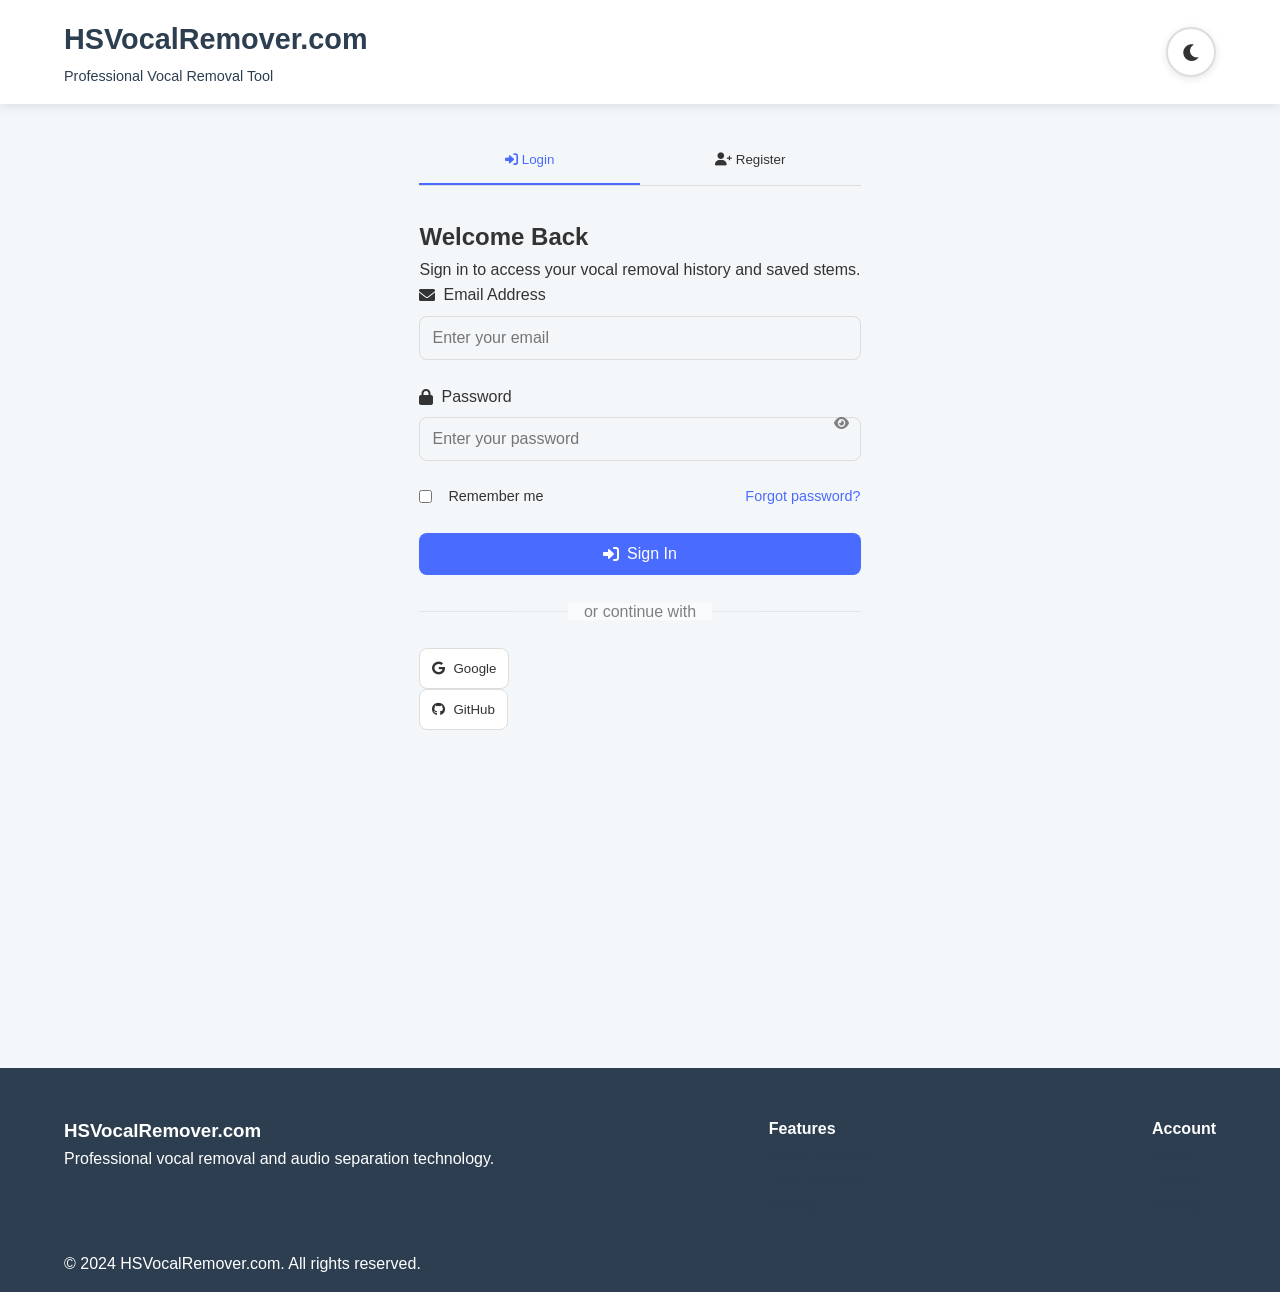
<file: history.html>
<!DOCTYPE html>
<html lang="en">
<head>
    <meta charset="UTF-8">
    <meta name="viewport" content="width=device-width, initial-scale=1.0">
    <title>History - HS Vocal Remover</title>
    <link rel="stylesheet" href="styles.css">
    <link rel="stylesheet" href="https://cdnjs.cloudflare.com/ajax/libs/font-awesome/6.0.0-beta3/css/all.min.css">
</head>
<body>
    <header>
        <div class="logo">
            <h1><a href="index.html">HSVocalRemover.com</a></h1>
            <p>Professional Vocal Removal Tool</p>
        </div>
        <nav>
            <ul>
                <li><a href="index.html">Home</a></li>
                <li><a href="index.html#how-it-works">How It Works</a></li>
                <li><a href="index.html#model-training">Train Model</a></li>
                <li><a href="history.html" class="active">History</a></li>
            </ul>
        </nav>
        <div class="user-menu">
            <div class="user-info" id="user-info">
                <i class="fas fa-user-circle"></i>
                <span id="user-name">Guest</span>
                <button id="user-menu-toggle" class="user-menu-button">
                    <i class="fas fa-chevron-down"></i>
                </button>
            </div>
            <div class="user-dropdown" id="user-dropdown">
                <a href="login.html" id="login-link">
                    <i class="fas fa-sign-in-alt"></i>
                    Login
                </a>
                <a href="#" id="logout-link" class="hidden">
                    <i class="fas fa-sign-out-alt"></i>
                    Logout
                </a>
            </div>
        </div>
        <button id="theme-toggle" class="theme-toggle-button">
            <i class="fas fa-moon"></i>
        </button>
    </header>

    <main class="history-main">
        <section class="history-header">
            <h1>Your Vocal Removal History</h1>
            <p class="history-description">Access all your processed audio files and separated stems in one place.</p>
            
            <div class="history-controls">
                <div class="search-container">
                    <input type="text" id="history-search" placeholder="Search your files...">
                    <i class="fas fa-search"></i>
                </div>
                <div class="filter-container">
                    <select id="history-filter">
                        <option value="all">All Files</option>
                        <option value="recent">Recent (7 days)</option>
                        <option value="month">This Month</option>
                        <option value="vocals">Vocal Tracks</option>
                        <option value="instrumentals">Instrumentals</option>
                    </select>
                </div>
                <button id="clear-history" class="clear-button">
                    <i class="fas fa-trash"></i>
                    Clear All
                </button>
            </div>
        </section>

        <section class="history-content">
            <div class="history-stats">
                <div class="stat-card">
                    <i class="fas fa-music"></i>
                    <div class="stat-info">
                        <span class="stat-number" id="total-files">0</span>
                        <span class="stat-label">Total Files</span>
                    </div>
                </div>
                <div class="stat-card">
                    <i class="fas fa-microphone"></i>
                    <div class="stat-info">
                        <span class="stat-number" id="vocal-tracks">0</span>
                        <span class="stat-label">Vocal Tracks</span>
                    </div>
                </div>
                <div class="stat-card">
                    <i class="fas fa-guitar"></i>
                    <div class="stat-info">
                        <span class="stat-number" id="instrumental-tracks">0</span>
                        <span class="stat-label">Instrumentals</span>
                    </div>
                </div>
                <div class="stat-card">
                    <i class="fas fa-hdd"></i>
                    <div class="stat-info">
                        <span class="stat-number" id="storage-used">0 MB</span>
                        <span class="stat-label">Storage Used</span>
                    </div>
                </div>
            </div>

            <div class="history-list" id="history-list">
                <div class="empty-history" id="empty-history">
                    <i class="fas fa-music"></i>
                    <h3>No History Yet</h3>
                    <p>Start by <a href="index.html">processing some audio files</a> to see them here.</p>
                </div>
            </div>

            <div class="history-pagination" id="history-pagination">
                <button class="pagination-btn" id="prev-page" disabled>
                    <i class="fas fa-chevron-left"></i>
                    Previous
                </button>
                <span class="pagination-info" id="pagination-info">Page 1 of 1</span>
                <button class="pagination-btn" id="next-page" disabled>
                    Next
                    <i class="fas fa-chevron-right"></i>
                </button>
            </div>
        </section>
    </main>

    <footer>
        <div class="footer-content">
            <div class="footer-section">
                <h3>HSVocalRemover.com</h3>
                <p>Professional vocal removal and audio separation technology.</p>
            </div>
            <div class="footer-section">
                <h4>Features</h4>
                <ul>
                    <li><a href="index.html">Vocal Remover</a></li>
                    <li><a href="index.html#model-training">Train Models</a></li>
                    <li><a href="history.html">History</a></li>
                </ul>
            </div>
            <div class="footer-section">
                <h4>Account</h4>
                <ul>
                    <li><a href="login.html">Login</a></li>
                    <li><a href="#" class="terms-link">Terms</a></li>
                    <li><a href="#" class="privacy-link">Privacy</a></li>
                </ul>
            </div>
        </div>
        <div class="footer-bottom">
            <p>&copy; 2024 HSVocalRemover.com. All rights reserved.</p>
        </div>
    </footer>

    <script src="auth.js"></script>
    <script src="history.js"></script>
</body>
</html>
</file>
<file: styles.css>
/* Global Styles */
:root {
    --primary-color: #4a6bff;
    --secondary-color: #6c63ff;
    --dark-color: #2c3e50;
    --light-color: #f4f7f9;
    --success-color: #28a745;
    --warning-color: #ffc107;
    --danger-color: #dc3545;

    /* Theme Colors */
    --background-color: var(--light-color);
    --text-color: #333;
    --header-bg: white;
    --card-bg: white;
    --border-color: #ddd;
    --footer-bg: var(--dark-color);
    --footer-text: white;
}

body.dark-theme {
    --background-color: #1a1a2e;
    --text-color: #e0e0e0;
    --header-bg: #16213e;
    --card-bg: #0f3460;
    --border-color: #0a1128;
    --footer-bg: #0a0a1a;
    --footer-text: #e0e0e0;
    --primary-color: #bb86fc; /* A purple shade for dark theme */
    --secondary-color: #03dac6; /* A teal shade for dark theme */
}

* {
    margin: 0;
    padding: 0;
    box-sizing: border-box;
}

body {
    font-family: 'Segoe UI', Tahoma, Geneva, Verdana, sans-serif;
    line-height: 1.6;
    color: var(--text-color);
    background-color: var(--background-color);
    transition: background-color 0.3s ease, color 0.3s ease;
}

a {
    text-decoration: none;
    color: var(--dark-color);
}

ul {
    list-style: none;
}

.hidden {
    display: none !important;
}

/* Header Styles */
header {
    background-color: var(--header-bg);
    box-shadow: 0 2px 10px rgba(0, 0, 0, 0.1);
    padding: 1rem 5%;
    display: flex;
    justify-content: space-between;
    align-items: center;
    position: sticky;
    top: 0;
    z-index: 100;
}

.logo h1 {
    color: var(--primary-color);
    font-size: 1.8rem;
    margin-bottom: 0.2rem;
}

.logo p {
    font-size: 0.9rem;
    color: var(--dark-color);
}

nav ul {
    display: flex;
}

nav ul li {
    margin-left: 2rem;
}

nav ul li a {
    font-weight: 500;
    padding: 0.5rem 0;
    position: relative;
}

nav ul li a:hover {
    color: var(--primary-color);
}

nav ul li a.active {
    color: var(--primary-color);
}

/* Theme Toggle Button */
.theme-toggle-button {
    background: var(--card-bg);
    border: 2px solid var(--border-color);
    border-radius: 50px;
    width: 50px;
    height: 50px;
    display: flex;
    align-items: center;
    justify-content: center;
    cursor: pointer;
    transition: all 0.3s ease;
    box-shadow: 0 2px 8px rgba(0, 0, 0, 0.1);
    position: relative;
    overflow: hidden;
}

.theme-toggle-button:hover {
    transform: translateY(-2px);
    box-shadow: 0 4px 12px rgba(0, 0, 0, 0.15);
    border-color: var(--primary-color);
}

.theme-toggle-button:active {
    transform: translateY(0);
    box-shadow: 0 2px 6px rgba(0, 0, 0, 0.1);
}

.theme-toggle-button i {
    font-size: 1.2rem;
    color: var(--text-color);
    transition: all 0.3s ease;
}

.theme-toggle-button:hover i {
    color: var(--primary-color);
    transform: scale(1.1);
}

/* Dark theme specific adjustments */
body.dark-theme .theme-toggle-button {
    background: var(--card-bg);
    border-color: var(--primary-color);
    box-shadow: 0 2px 8px rgba(187, 134, 252, 0.2);
}

body.dark-theme .theme-toggle-button:hover {
    box-shadow: 0 4px 12px rgba(187, 134, 252, 0.3);
    background: rgba(187, 134, 252, 0.1);
}

nav ul li a.active::after {
    content: '';
    position: absolute;
    bottom: -5px;
    left: 0;
    width: 100%;
    height: 3px;
    background-color: var(--primary-color);
    border-radius: 5px;
}

/* Hero Section */
.hero {
    background: linear-gradient(135deg, var(--primary-color), var(--secondary-color));
    color: white;
    padding: 5rem 5%;
    text-align: center;
}

.hero-content h2 {
    font-size: 2.5rem;
    margin-bottom: 1rem;
}

.hero-content p {
    font-size: 1.2rem;
    margin-bottom: 2rem;
    max-width: 700px;
    margin-left: auto;
    margin-right: auto;
}

.cta-button {
    background-color: white;
    color: var(--primary-color);
    border: none;
    padding: 0.8rem 2rem;
    font-size: 1.1rem;
    font-weight: 600;
    border-radius: 50px;
    cursor: pointer;
    transition: all 0.3s ease;
    box-shadow: 0 4px 15px rgba(0, 0, 0, 0.2);
}

.cta-button:hover {
    transform: translateY(-3px);
    box-shadow: 0 6px 20px rgba(0, 0, 0, 0.25);
}

/* Tool Section */
.tool-section {
    padding: 4rem 5%;
    text-align: center;
    background-color: var(--card-bg);
}

.tool-section h2 {
    color: var(--text-color);
    margin-bottom: 2rem;
}

.upload-container {
    max-width: 800px;
    margin: 0 auto;
}

.upload-area {
    border: 2px dashed var(--border-color);
    border-radius: 10px;
    padding: 3rem 2rem;
    text-align: center;
    transition: all 0.3s ease;
    background-color: var(--background-color);
}

.upload-area:hover, .upload-area.dragover {
    border-color: var(--primary-color);
    background-color: rgba(74, 107, 255, 0.05);
}

body.dark-theme .upload-area:hover, 
body.dark-theme .upload-area.dragover {
    background-color: rgba(187, 134, 252, 0.1);
}

.upload-area .icon {
    font-size: 3rem;
    color: var(--primary-color);
    margin-bottom: 1rem;
}

.upload-area p {
    margin-bottom: 0.5rem;
    color: var(--text-color);
    opacity: 0.8;
}

.upload-button {
    display: inline-block;
    background-color: var(--primary-color);
    color: white;
    padding: 0.6rem 1.5rem;
    border-radius: 50px;
    margin: 1rem 0;
    cursor: pointer;
    transition: all 0.3s ease;
}

.upload-button:hover {
    background-color: var(--secondary-color);
}

.file-info {
    font-size: 0.9rem;
    color: var(--text-color);
    opacity: 0.8;
    margin-top: 1rem;
}

/* Audio Controls */
.controls {
    margin-top: 2rem;
    max-width: 800px;
    margin-left: auto;
    margin-right: auto;
}

.audio-player {
    margin-bottom: 1.5rem;
}

.audio-player audio {
    width: 100%;
    border-radius: 10px;
}

.processing-options {
    display: flex;
    justify-content: center;
    gap: 1rem;
    margin-bottom: 1.5rem;
}

.process-button, .download-button {
    padding: 0.7rem 1.5rem;
    border: none;
    border-radius: 50px;
    font-weight: 600;
    cursor: pointer;
    transition: all 0.3s ease;
}

.process-button {
    background-color: var(--primary-color);
    color: white;
}

.process-button:hover {
    background-color: var(--secondary-color);
}

.download-button {
    background-color: var(--success-color);
    color: white;
}

.download-button:hover {
    background-color: var(--success-hover, #218838);
}

.download-button:disabled {
    background-color: var(--border-color);
    cursor: not-allowed;
}

.processing-status {
    margin-top: 1rem;
}

#progress-container {
    width: 100%;
    background-color: var(--border-color);
    border-radius: 10px;
    margin-bottom: 1rem;
    overflow: hidden;
}

#progress-bar {
    height: 10px;
    background-color: var(--primary-color);
    width: 0;
    transition: width 0.3s ease;
}

#status-message {
    color: var(--text-color);
    opacity: 0.8;
    font-size: 0.9rem;
}

/* Info Sections */
.info-section {
    padding: 4rem 5%;
    text-align: center;
}

.info-section:nth-child(odd) {
    background-color: var(--background-color);
}

.info-section h2 {
    color: var(--text-color);
    margin-bottom: 2rem;
}

.info-section p {
    max-width: 800px;
    margin: 0 auto 1.5rem;
    color: var(--text-color);
    opacity: 0.8;
}

.steps {
    display: flex;
    justify-content: center;
    gap: 2rem;
    flex-wrap: wrap;
    margin-top: 2rem;
}

.step {
    flex: 1;
    min-width: 250px;
    max-width: 300px;
    padding: 2rem;
    background-color: var(--card-bg);
    border-radius: 10px;
    box-shadow: 0 5px 15px rgba(0, 0, 0, 0.1);
    transition: transform 0.3s ease;
}

body.dark-theme .step {
    box-shadow: 0 5px 15px rgba(0, 0, 0, 0.3);
}

.step:hover {
    transform: translateY(-10px);
}

.step-icon {
    font-size: 2.5rem;
    color: var(--primary-color);
    margin-bottom: 1rem;
}

.step h3 {
    margin-bottom: 1rem;
    color: var(--text-color);
}

/* Footer */
footer {
    background-color: var(--footer-bg);
    color: var(--footer-text);
    padding: 3rem 5% 1rem;
}

.footer-content {
    display: flex;
    justify-content: space-between;
    flex-wrap: wrap;
    gap: 2rem;
    margin-bottom: 2rem;
}

.footer-logo h3 {
    color: var(--footer-text);
    margin-bottom: 0.5rem;
}

.footer-logo p {
    color: var(--footer-text);
    opacity: 0.7;
    font-size: 0.9rem;
}

.footer-links h4, .footer-contact h4 {
    margin-bottom: 1rem;
    color: var(--footer-text);
}

.footer-links ul li {
    margin-bottom: 0.5rem;
}

.footer-links ul li a {
    color: var(--footer-text);
    opacity: 0.7;
    transition: all 0.3s ease;
}

.footer-links ul li a:hover {
    color: var(--footer-text);
    opacity: 1;
}

.footer-contact p {
    color: var(--footer-text);
    opacity: 0.7;
    margin-bottom: 0.5rem;
}

.copyright {
    text-align: center;
    padding-top: 1.5rem;
    border-top: 1px solid rgba(255, 255, 255, 0.1);
    color: var(--footer-text);
    opacity: 0.6;
    font-size: 0.9rem;
}

body.dark-theme .copyright {
    border-top: 1px solid rgba(255, 255, 255, 0.2);
}

/* Responsive Design */
@media (max-width: 768px) {
    header {
        flex-direction: column;
        padding: 1rem;
    }
    
    .logo {
        margin-bottom: 1rem;
    }
    
    nav ul li {
        margin-left: 1rem;
        margin-right: 1rem;
    }
    
    .hero {
        padding: 3rem 1rem;
    }
    
    .hero-content h2 {
        font-size: 2rem;
    }
    
    .footer-content {
        flex-direction: column;
        text-align: center;
    }
    
    .steps {
        flex-direction: column;
        align-items: center;
    }
    
    .step {
        width: 100%;
    }
    
    .training-pair-item {
        margin-bottom: 1rem;
    }
    
    .training-controls {
        flex-direction: column;
        gap: 1rem;
    }
    
    .training-settings {
        width: 100%;
    }
}

/* ===== AI MODEL TRAINING STYLES ===== */

/* Model Selection */
.model-selection {
    max-width: 800px;
    margin: 0 auto 2rem;
    padding: 1.5rem;
    background-color: var(--card-bg);
    border-radius: 10px;
    display: flex;
    align-items: center;
    justify-content: center;
    gap: 1rem;
    flex-wrap: wrap;
    box-shadow: 0 2px 10px rgba(0, 0, 0, 0.1);
    transition: all 0.3s ease;
}

body.dark-theme .model-selection {
    box-shadow: 0 2px 10px rgba(0, 0, 0, 0.3);
}

.model-selection label {
    font-weight: 600;
    color: var(--text-color);
}

.model-selection select {
    padding: 0.5rem 1rem;
    border: 2px solid var(--border-color);
    border-radius: 5px;
    background-color: var(--background-color);
    color: var(--text-color);
    font-size: 1rem;
    min-width: 200px;
    transition: all 0.3s ease;
}

.model-selection select:focus {
    outline: none;
    border-color: var(--primary-color);
    box-shadow: 0 0 0 3px rgba(74, 107, 255, 0.1);
}

body.dark-theme .model-selection select:focus {
    box-shadow: 0 0 0 3px rgba(187, 134, 252, 0.2);
}

.model-selection select option {
    background-color: var(--card-bg);
    color: var(--text-color);
}

.train-button {
    background-color: var(--secondary-color);
    color: white;
    border: none;
    padding: 0.6rem 1.2rem;
    border-radius: 5px;
    font-weight: 600;
    cursor: pointer;
    transition: all 0.3s ease;
}

.train-button:hover {
    background-color: var(--secondary-color);
    transform: translateY(-2px);
}

.train-button:disabled {
    background-color: var(--border-color);
    cursor: not-allowed;
    transform: none;
}

/* Training Section */
.training-description {
    max-width: 800px;
    margin: 0 auto 2rem;
    color: #666;
    font-size: 1.1rem;
    line-height: 1.6;
}

.training-data-upload {
    max-width: 900px;
    margin: 0 auto 3rem;
    background-color: var(--card-bg);
    padding: 2rem;
    border-radius: 10px;
}

.training-data-upload h3 {
    color: var(--dark-color);
    margin-bottom: 1.5rem;
    text-align: left;
}

.training-pair-item {
    background-color: var(--background-color);
    border: 2px solid var(--border-color);
    border-radius: 10px;
    padding: 1.5rem;
    margin-bottom: 1.5rem;
    transition: all 0.3s ease;
}

.training-pair-item:hover {
    border-color: var(--primary-color);
    box-shadow: 0 4px 15px rgba(74, 107, 255, 0.1);
}

.pair-header {
    display: flex;
    justify-content: space-between;
    align-items: center;
    margin-bottom: 1rem;
    padding-bottom: 0.5rem;
    border-bottom: 1px solid #eee;
}

.pair-header h4 {
    color: var(--dark-color);
    margin: 0;
}

.remove-pair-btn {
    background-color: var(--danger-color);
    color: white;
    border: none;
    width: 30px;
    height: 30px;
    border-radius: 50%;
    cursor: pointer;
    font-size: 1.2rem;
    font-weight: bold;
    display: flex;
    align-items: center;
    justify-content: center;
    transition: all 0.3s ease;
}

.remove-pair-btn:hover {
    background-color: var(--danger-hover, #c82333);
    transform: scale(1.1);
}

.file-pair {
    display: grid;
    grid-template-columns: 1fr 1fr;
    gap: 1.5rem;
}

.file-upload-section {
    display: flex;
    flex-direction: column;
    gap: 0.5rem;
}

.file-upload-section label {
    font-weight: 600;
    color: var(--dark-color);
    font-size: 0.9rem;
}

.file-upload-section input[type="file"] {
    padding: 0.5rem;
    border: 2px solid var(--border-color);
    border-radius: 5px;
    background-color: var(--background-color);
    cursor: pointer;
    transition: border-color 0.3s ease;
}

.file-upload-section input[type="file"]:hover {
    border-color: var(--primary-color);
}

.file-name {
    font-size: 0.8rem;
    color: #666;
    font-style: italic;
}

.add-pair-button {
    background-color: var(--success-color);
    color: white;
    border: none;
    padding: 0.8rem 1.5rem;
    border-radius: 5px;
    font-weight: 600;
    cursor: pointer;
    transition: all 0.3s ease;
    display: block;
    margin: 0 auto;
}

.add-pair-button:hover {
    background-color: var(--success-hover, #218838);
    transform: translateY(-2px);
}

/* Training Controls */
.training-controls {
    max-width: 800px;
    margin: 0 auto 3rem;
    display: flex;
    justify-content: space-between;
    align-items: flex-end;
    gap: 2rem;
    padding: 2rem;
    background-color: var(--card-bg);
    border-radius: 10px;
    box-shadow: 0 4px 15px rgba(0, 0, 0, 0.1);
}

.training-settings {
    flex: 1;
    display: grid;
    grid-template-columns: 1fr 1fr;
    gap: 1rem;
}

.training-settings label {
    font-weight: 600;
    color: var(--dark-color);
    margin-bottom: 0.3rem;
    display: block;
}

.training-settings input {
    padding: 0.6rem;
    border: 2px solid var(--border-color);
    border-radius: 5px;
    font-size: 1rem;
    transition: border-color 0.3s ease;
}

.training-settings input:focus {
    outline: none;
    border-color: var(--primary-color);
}

.cancel-button {
    background-color: var(--danger-color);
    color: white;
    border: none;
    padding: 0.6rem 1.2rem;
    border-radius: 5px;
    font-weight: 600;
    cursor: pointer;
    transition: all 0.3s ease;
    margin-left: 1rem;
}

.cancel-button:hover {
    background-color: var(--danger-hover, #c82333);
}

/* Training Progress */
.training-progress {
    max-width: 900px;
    margin: 0 auto;
    background-color: var(--card-bg);
    border-radius: 10px;
    padding: 2rem;
    box-shadow: 0 4px 15px rgba(0, 0, 0, 0.1);
}

.training-progress h3 {
    color: var(--dark-color);
    margin-bottom: 1.5rem;
    text-align: left;
}

.progress-info {
    margin-bottom: 2rem;
}

.progress-bar-container.training-progress-bar {
    width: 100%;
    height: 20px;
    background-color: var(--border-color);
    border-radius: 10px;
    overflow: hidden;
    margin-bottom: 1rem;
}

.training-progress .progress-bar {
    height: 100%;
    background: linear-gradient(90deg, var(--primary-color), var(--secondary-color));
    width: 0%;
    transition: width 0.5s ease;
    border-radius: 10px;
}

.training-stats {
    display: grid;
    grid-template-columns: repeat(auto-fit, minmax(200px, 1fr));
    gap: 1rem;
    margin-bottom: 1rem;
}

.training-stats p {
    background-color: var(--background-color);
    padding: 0.8rem;
    border-radius: 5px;
    margin: 0;
    font-weight: 500;
}

.training-stats span {
    font-weight: 700;
    color: var(--primary-color);
}

/* Training Log */
.training-log {
    margin-top: 2rem;
}

.training-log h4 {
    color: var(--dark-color);
    margin-bottom: 1rem;
}

#training-log-content {
    background-color: var(--log-bg, #1e1e1e);
    color: var(--log-text, #f0f0f0);
    padding: 1rem;
    border-radius: 5px;
    max-height: 300px;
    overflow-y: auto;
    font-family: 'Courier New', monospace;
    font-size: 0.9rem;
    line-height: 1.4;
}

.log-entry {
    margin-bottom: 0.3rem;
    padding: 0.2rem 0;
}

.log-entry .timestamp {
    color: var(--log-timestamp, #888);
    font-size: 0.8rem;
}

.log-info {
    color: var(--log-info, #4a9eff);
}

.log-success {
    color: var(--log-success, #28a745);
}

.log-warning {
    color: var(--log-warning, #ffc107);
}

.log-error {
    color: var(--log-error, #dc3545);
}

/* Responsive adjustments for training interface */
@media (max-width: 768px) {
    .file-pair {
        grid-template-columns: 1fr;
        gap: 1rem;
    }
    
    .training-settings {
        grid-template-columns: 1fr;
    }
    
    .training-stats {
        grid-template-columns: 1fr;
    }
    
    .model-selection {
        flex-direction: column;
        text-align: center;
    }
}

/* Model Upload Section */
.model-upload-section {
    max-width: 800px;
    margin: 0 auto 2rem;
    padding: 2rem;
    background-color: var(--card-bg);
    border-radius: 10px;
    box-shadow: 0 2px 10px rgba(0, 0, 0, 0.1);
    transition: all 0.3s ease;
}

body.dark-theme .model-upload-section {
    box-shadow: 0 2px 10px rgba(0, 0, 0, 0.3);
}

.model-upload-section h3 {
    color: var(--text-color);
    margin-bottom: 1rem;
    font-size: 1.3rem;
}

.model-upload-controls {
    display: grid;
    grid-template-columns: 1fr 1fr;
    gap: 1.5rem;
    margin-top: 1.5rem;
}

.model-upload-controls .file-upload-section {
    display: flex;
    flex-direction: column;
    gap: 0.5rem;
}

.model-upload-controls .file-upload-section label {
    font-weight: 600;
    color: var(--text-color);
    font-size: 0.9rem;
}

.model-upload-controls input[type="text"],
.model-upload-controls input[type="file"] {
    padding: 0.7rem;
    border: 2px solid var(--border-color);
    border-radius: 5px;
    background-color: var(--background-color);
    color: var(--text-color);
    font-size: 0.9rem;
    transition: all 0.3s ease;
}

.model-upload-controls input[type="text"]:focus,
.model-upload-controls input[type="file"]:focus {
    outline: none;
    border-color: var(--primary-color);
    box-shadow: 0 0 0 3px rgba(74, 107, 255, 0.1);
}

body.dark-theme .model-upload-controls input[type="text"]:focus,
body.dark-theme .model-upload-controls input[type="file"]:focus {
    box-shadow: 0 0 0 3px rgba(187, 134, 252, 0.2);
}

.model-upload-controls input[type="text"]::placeholder {
    color: var(--text-color);
    opacity: 0.5;
}

.model-upload-controls .file-name {
    font-size: 0.8rem;
    color: var(--text-color);
    opacity: 0.7;
    font-style: italic;
}

.model-upload-controls .train-button {
    grid-column: span 2;
    justify-self: center;
    margin-top: 1rem;
}

/* Training Data Upload Section */
.training-data-upload {
    max-width: 800px;
    margin: 0 auto 2rem;
    padding: 2rem;
    background-color: var(--card-bg);
    border-radius: 10px;
    box-shadow: 0 2px 10px rgba(0, 0, 0, 0.1);
    transition: all 0.3s ease;
}

body.dark-theme .training-data-upload {
    box-shadow: 0 2px 10px rgba(0, 0, 0, 0.3);
}

.training-data-upload h3 {
    color: var(--text-color);
    margin-bottom: 1rem;
    font-size: 1.3rem;
}

.training-description {
    color: var(--text-color);
    opacity: 0.8;
    margin-bottom: 1.5rem;
    line-height: 1.6;
}

/* Responsive adjustments for model upload */
@media (max-width: 768px) {
    .model-upload-controls {
        grid-template-columns: 1fr;
    }
    
    .model-upload-controls .train-button {
        grid-column: span 1;
    }
}

.file-pair {
    grid-template-columns: 1fr;
    gap: 1rem;
}

.training-settings {
    grid-template-columns: 1fr;
}

.training-stats {
    grid-template-columns: 1fr;
}

.model-selection {
    flex-direction: column;
    text-align: center;
}

/* Authentication Styles */
.header-actions {
    display: flex;
    align-items: center;
    gap: 1rem;
}

.user-info {
    position: relative;
}

.user-menu-toggle {
    display: flex;
    align-items: center;
    gap: 0.5rem;
    background: none;
    border: 1px solid var(--border-color);
    color: var(--text-color);
    padding: 0.5rem 1rem;
    border-radius: 8px;
    cursor: pointer;
    transition: all 0.3s ease;
}

.user-menu-toggle:hover {
    background-color: var(--card-bg);
    border-color: var(--primary-color);
}

.user-dropdown {
    position: absolute;
    top: 100%;
    right: 0;
    background: var(--card-bg);
    border: 1px solid var(--border-color);
    border-radius: 8px;
    box-shadow: 0 4px 12px rgba(0, 0, 0, 0.1);
    min-width: 200px;
    z-index: 1000;
    opacity: 0;
    visibility: hidden;
    transform: translateY(-10px);
    transition: all 0.3s ease;
}

.user-dropdown.show {
    opacity: 1;
    visibility: visible;
    transform: translateY(0);
}

.dropdown-item {
    display: flex;
    align-items: center;
    gap: 0.5rem;
    padding: 0.75rem 1rem;
    color: var(--text-color);
    text-decoration: none;
    transition: background-color 0.3s ease;
}

.dropdown-item:hover {
    background-color: var(--primary-color);
    color: white;
}

.dropdown-item i {
    width: 16px;
    text-align: center;
}

/* Auth Pages Styles */
.auth-container {
    min-height: 100vh;
    display: flex;
    flex-direction: column;
}

.auth-main {
    flex: 1;
    display: flex;
    align-items: center;
    justify-content: center;
    padding: 2rem;
}

.auth-card {
    background: var(--card-bg);
    border-radius: 12px;
    box-shadow: 0 8px 32px rgba(0, 0, 0, 0.1);
    padding: 2rem;
    width: 100%;
    max-width: 400px;
    border: 1px solid var(--border-color);
}

.auth-header {
    text-align: center;
    margin-bottom: 2rem;
}

.auth-header h1 {
    color: var(--primary-color);
    margin-bottom: 0.5rem;
}

.auth-header p {
    color: var(--text-color);
    opacity: 0.8;
}

.auth-tabs {
    display: flex;
    margin-bottom: 2rem;
    border-bottom: 1px solid var(--border-color);
}

.auth-tab-button {
    flex: 1;
    padding: 1rem;
    background: none;
    border: none;
    color: var(--text-color);
    cursor: pointer;
    transition: all 0.3s ease;
    border-bottom: 2px solid transparent;
}

.auth-tab-button.active {
    color: var(--primary-color);
    border-bottom-color: var(--primary-color);
}

.auth-form-container {
    display: none;
}

.auth-form-container.active {
    display: block;
}

.form-group {
    position: relative;
    margin-bottom: 1.5rem;
}

.form-group label {
    display: flex;
    align-items: center;
    gap: 0.5rem;
    margin-bottom: 0.5rem;
    color: var(--text-color);
    font-weight: 500;
}

.form-group input {
    width: 100%;
    padding: 0.75rem;
    border: 1px solid var(--border-color);
    border-radius: 8px;
    background: var(--background-color);
    color: var(--text-color);
    font-size: 1rem;
    transition: border-color 0.3s ease;
}

.form-group input:focus {
    outline: none;
    border-color: var(--primary-color);
}

.password-toggle {
    position: absolute;
    right: 0.75rem;
    top: 50%;
    transform: translateY(-50%);
    background: none;
    border: none;
    color: var(--text-color);
    cursor: pointer;
    opacity: 0.6;
    transition: opacity 0.3s ease;
}

.password-toggle:hover {
    opacity: 1;
}

.form-options {
    display: flex;
    justify-content: space-between;
    align-items: center;
    margin-bottom: 1.5rem;
    font-size: 0.9rem;
}

.checkbox-container {
    display: flex;
    align-items: center;
    gap: 0.5rem;
    cursor: pointer;
}

.checkbox-container input[type="checkbox"] {
    width: auto;
}

.forgot-password {
    color: var(--primary-color);
    text-decoration: none;
    transition: opacity 0.3s ease;
}

.forgot-password:hover {
    opacity: 0.8;
}

.auth-button {
    width: 100%;
    padding: 0.75rem;
    background: var(--primary-color);
    color: white;
    border: none;
    border-radius: 8px;
    font-size: 1rem;
    cursor: pointer;
    transition: background-color 0.3s ease;
    display: flex;
    align-items: center;
    justify-content: center;
    gap: 0.5rem;
}

.auth-button:hover {
    background: var(--secondary-color);
}

.auth-divider {
    text-align: center;
    margin: 1.5rem 0;
    position: relative;
    color: var(--text-color);
    opacity: 0.6;
}

.auth-divider::before {
    content: '';
    position: absolute;
    top: 50%;
    left: 0;
    right: 0;
    height: 1px;
    background: var(--border-color);
    z-index: 1;
}

.auth-divider span {
    background: var(--card-bg);
    padding: 0 1rem;
    position: relative;
    z-index: 2;
}

.social-buttons {
    display: flex;
    gap: 1rem;
    margin-bottom: 1rem;
}

.social-button {
    flex: 1;
    padding: 0.75rem;
    border: 1px solid var(--border-color);
    background: var(--card-bg);
    color: var(--text-color);
    border-radius: 8px;
    cursor: pointer;
    transition: all 0.3s ease;
    display: flex;
    align-items: center;
    justify-content: center;
    gap: 0.5rem;
}

.social-button:hover {
    border-color: var(--primary-color);
    background: var(--primary-color);
    color: white;
}

.auth-status {
    padding: 0.75rem;
    border-radius: 8px;
    margin-bottom: 1rem;
    text-align: center;
    display: none;
}

.auth-status.success {
    background: rgba(40, 167, 69, 0.1);
    color: var(--success-color);
    border: 1px solid var(--success-color);
}

.auth-status.error {
    background: rgba(220, 53, 69, 0.1);
    color: var(--danger-color);
    border: 1px solid var(--danger-color);
}

.auth-status.info {
    background: rgba(74, 107, 255, 0.1);
    color: var(--primary-color);
    border: 1px solid var(--primary-color);
}

/* History Page Styles */
.history-header {
    display: flex;
    justify-content: space-between;
    align-items: center;
    margin-bottom: 2rem;
}

.history-controls {
    display: flex;
    gap: 1rem;
    align-items: center;
    margin-bottom: 2rem;
    flex-wrap: wrap;
}

.search-input, .filter-select {
    padding: 0.5rem;
    border: 1px solid var(--border-color);
    border-radius: 8px;
    background: var(--background-color);
    color: var(--text-color);
}

.clear-history-btn {
    padding: 0.5rem 1rem;
    background: var(--danger-color);
    color: white;
    border: none;
    border-radius: 8px;
    cursor: pointer;
    transition: opacity 0.3s ease;
}

.clear-history-btn:hover {
    opacity: 0.8;
}

.history-stats {
    display: grid;
    grid-template-columns: repeat(auto-fit, minmax(200px, 1fr));
    gap: 1rem;
    margin-bottom: 2rem;
}

.stat-card {
    background: var(--card-bg);
    padding: 1.5rem;
    border-radius: 8px;
    border: 1px solid var(--border-color);
    text-align: center;
}

.stat-number {
    font-size: 2rem;
    font-weight: bold;
    color: var(--primary-color);
}

.stat-label {
    color: var(--text-color);
    opacity: 0.8;
}

.history-item {
    background: var(--card-bg);
    border: 1px solid var(--border-color);
    border-radius: 8px;
    padding: 1.5rem;
    margin-bottom: 1rem;
    display: flex;
    align-items: center;
    gap: 1rem;
}

.item-icon {
    width: 48px;
    height: 48px;
    background: var(--primary-color);
    color: white;
    border-radius: 50%;
    display: flex;
    align-items: center;
    justify-content: center;
    font-size: 1.2rem;
}

.item-details {
    flex: 1;
}

.item-header {
    display: flex;
    align-items: center;
    gap: 1rem;
    margin-bottom: 0.5rem;
}

.item-title {
    margin: 0;
    color: var(--text-color);
}

.status-badge {
    padding: 0.25rem 0.5rem;
    border-radius: 4px;
    font-size: 0.8rem;
    font-weight: bold;
}

.status-badge.success {
    background: var(--success-color);
    color: white;
}

.status-badge.error {
    background: var(--danger-color);
    color: white;
}

.status-badge.processing {
    background: var(--warning-color);
    color: white;
}

.status-badge.pending {
    background: var(--border-color);
    color: var(--text-color);
}

.item-meta {
    display: flex;
    gap: 1rem;
    font-size: 0.9rem;
    color: var(--text-color);
    opacity: 0.8;
}

.item-description {
    margin: 0.5rem 0 0 0;
    color: var(--text-color);
    opacity: 0.9;
}

.item-actions {
    display: flex;
    gap: 0.5rem;
}

.action-btn {
    width: 40px;
    height: 40px;
    border: 1px solid var(--border-color);
    background: var(--card-bg);
    color: var(--text-color);
    border-radius: 8px;
    cursor: pointer;
    display: flex;
    align-items: center;
    justify-content: center;
    transition: all 0.3s ease;
}

.action-btn:hover {
    background: var(--primary-color);
    color: white;
    border-color: var(--primary-color);
}

.action-btn.delete-btn:hover {
    background: var(--danger-color);
    border-color: var(--danger-color);
}

.pagination {
    display: flex;
    justify-content: space-between;
    align-items: center;
    margin-top: 2rem;
}

.pagination-controls {
    display: flex;
    gap: 1rem;
}

.pagination-btn {
    padding: 0.5rem 1rem;
    border: 1px solid var(--border-color);
    background: var(--card-bg);
    color: var(--text-color);
    border-radius: 8px;
    cursor: pointer;
    transition: all 0.3s ease;
}

.pagination-btn:hover:not(:disabled) {
    background: var(--primary-color);
    color: white;
    border-color: var(--primary-color);
}

.pagination-btn:disabled {
    opacity: 0.5;
    cursor: not-allowed;
}

.empty-history {
    text-align: center;
    padding: 3rem;
    color: var(--text-color);
    opacity: 0.6;
}

.empty-history i {
    font-size: 4rem;
    margin-bottom: 1rem;
    color: var(--primary-color);
}

/* Status Messages */
.status-message {
    position: fixed;
    top: 20px;
    right: 20px;
    padding: 1rem;
    border-radius: 8px;
    z-index: 1000;
    max-width: 300px;
    display: none;
}

.status-message.success {
    background: var(--success-color);
    color: white;
}

.status-message.error {
    background: var(--danger-color);
    color: white;
}

.status-message.info {
    background: var(--primary-color);
    color: white;
}

/* Responsive Design for Auth Pages */
@media (max-width: 768px) {
    .header-actions {
        gap: 0.5rem;
    }
    
    .user-menu-toggle {
        padding: 0.5rem;
    }
    
    .user-menu-toggle span {
        display: none;
    }
    
    .auth-main {
        padding: 1rem;
    }
    
    .auth-card {
        padding: 1.5rem;
    }
    
    .history-controls {
        flex-direction: column;
        align-items: stretch;
    }
    
    .history-item {
        flex-direction: column;
        text-align: center;
    }
    
    .item-actions {
        justify-content: center;
    }
    
    .pagination {
        flex-direction: column;
        gap: 1rem;
    }
}

/* Model Tabs Styling */
.model-tabs {
    display: flex;
    justify-content: center;
    margin-bottom: 2rem;
    border-bottom: 2px solid var(--border-color);
    background-color: var(--background-color);
    border-radius: 10px 10px 0 0;
    overflow: hidden;
}

.tab-button {
    background: none;
    border: none;
    padding: 1rem 2rem;
    cursor: pointer;
    font-size: 1rem;
    font-weight: 600;
    color: var(--text-color);
    opacity: 0.7;
    transition: all 0.3s ease;
    display: flex;
    align-items: center;
    gap: 0.5rem;
    position: relative;
    flex: 1;
    justify-content: center;
    background-color: var(--background-color);
}

.tab-button:hover {
    opacity: 1;
    background-color: var(--card-bg);
    transform: translateY(-2px);
}

.tab-button.active {
    opacity: 1;
    color: var(--primary-color);
    background-color: var(--card-bg);
    border-bottom: 3px solid var(--primary-color);
}

.tab-button i {
    font-size: 1.1rem;
    transition: all 0.3s ease;
}

.tab-button:hover i,
.tab-button.active i {
    transform: scale(1.1);
}

/* Tab Content */
.tab-content {
    display: none;
    animation: fadeIn 0.3s ease-in-out;
}

.tab-content.active {
    display: block;
}

@keyframes fadeIn {
    from {
        opacity: 0;
        transform: translateY(10px);
    }
    to {
        opacity: 1;
        transform: translateY(0);
    }
}

/* Input Help Text */
.input-help {
    font-size: 0.75rem;
    color: var(--text-color);
    opacity: 0.6;
    font-style: italic;
    margin-top: 0.25rem;
    display: block;
    line-height: 1.3;
}

/* Enhanced Button Styling for Tab Actions */
.train-button i {
    margin-right: 0.5rem;
    font-size: 0.9rem;
}

/* GitHub Tab Specific Styling */
#github-tab .file-upload-section {
    position: relative;
}

#github-tab input[type="password"] {
    font-family: monospace;
    letter-spacing: 1px;
}

/* Hugging Face Tab Specific Styling */
#huggingface-tab .file-upload-section {
    position: relative;
}

#huggingface-tab input[type="password"] {
    font-family: monospace;
    letter-spacing: 1px;
}

/* Enhanced Focus States for Tab Inputs */
.tab-content input[type="text"]:focus,
.tab-content input[type="password"]:focus,
.tab-content input[type="file"]:focus {
    outline: none;
    border-color: var(--primary-color);
    box-shadow: 0 0 0 3px rgba(74, 107, 255, 0.1);
    transform: translateY(-1px);
}

body.dark-theme .tab-content input[type="text"]:focus,
body.dark-theme .tab-content input[type="password"]:focus,
body.dark-theme .tab-content input[type="file"]:focus {
    box-shadow: 0 0 0 3px rgba(187, 134, 252, 0.2);
}

/* Loading States for Buttons */
.train-button.loading {
    position: relative;
    color: transparent;
    pointer-events: none;
}

.train-button.loading::after {
    content: '';
    position: absolute;
    top: 50%;
    left: 50%;
    transform: translate(-50%, -50%);
    width: 20px;
    height: 20px;
    border: 2px solid transparent;
    border-top: 2px solid white;
    border-radius: 50%;
    animation: spin 1s linear infinite;
}

@keyframes spin {
    0% { transform: translate(-50%, -50%) rotate(0deg); }
    100% { transform: translate(-50%, -50%) rotate(360deg); }
}

/* Success/Error States */
.input-success {
    border-color: var(--success-color) !important;
    box-shadow: 0 0 0 3px rgba(40, 167, 69, 0.1) !important;
}

.input-error {
    border-color: var(--danger-color) !important;
    box-shadow: 0 0 0 3px rgba(220, 53, 69, 0.1) !important;
}

/* Status Messages */
.status-message {
    padding: 0.75rem 1rem;
    border-radius: 5px;
    margin-top: 1rem;
    font-size: 0.9rem;
    font-weight: 500;
    display: none;
}

.status-message.success {
    background-color: rgba(40, 167, 69, 0.1);
    color: var(--success-color);
    border: 1px solid rgba(40, 167, 69, 0.2);
}

.status-message.error {
    background-color: rgba(220, 53, 69, 0.1);
    color: var(--danger-color);
    border: 1px solid rgba(220, 53, 69, 0.2);
}

.status-message.info {
    background-color: rgba(74, 107, 255, 0.1);
    color: var(--primary-color);
    border: 1px solid rgba(74, 107, 255, 0.2);
}

/* Dark theme adjustments for status messages */
body.dark-theme .status-message.success {
    background-color: rgba(40, 167, 69, 0.2);
}

body.dark-theme .status-message.error {
    background-color: rgba(220, 53, 69, 0.2);
}

body.dark-theme .status-message.info {
    background-color: rgba(187, 134, 252, 0.2);
}

/* Responsive Design for Tabs */
@media (max-width: 768px) {
    .model-tabs {
        flex-direction: column;
    }
    
    .tab-button {
        border-bottom: 1px solid var(--border-color);
        border-radius: 0;
    }
    
    .tab-button.active {
        border-bottom: 3px solid var(--primary-color);
        border-left: 3px solid var(--primary-color);
    }
    
    .tab-button:last-child {
        border-bottom: none;
    }
}

@media (max-width: 480px) {
    .tab-button {
        padding: 0.75rem 1rem;
        font-size: 0.9rem;
    }
    
    .tab-button i {
        font-size: 1rem;
    }
}

.file-pair {
    grid-template-columns: 1fr;
    gap: 1rem;
}

.training-settings {
    grid-template-columns: 1fr;
}

.training-stats {
    grid-template-columns: 1fr;
}

.model-selection {
    flex-direction: column;
    text-align: center;
}
</file>
